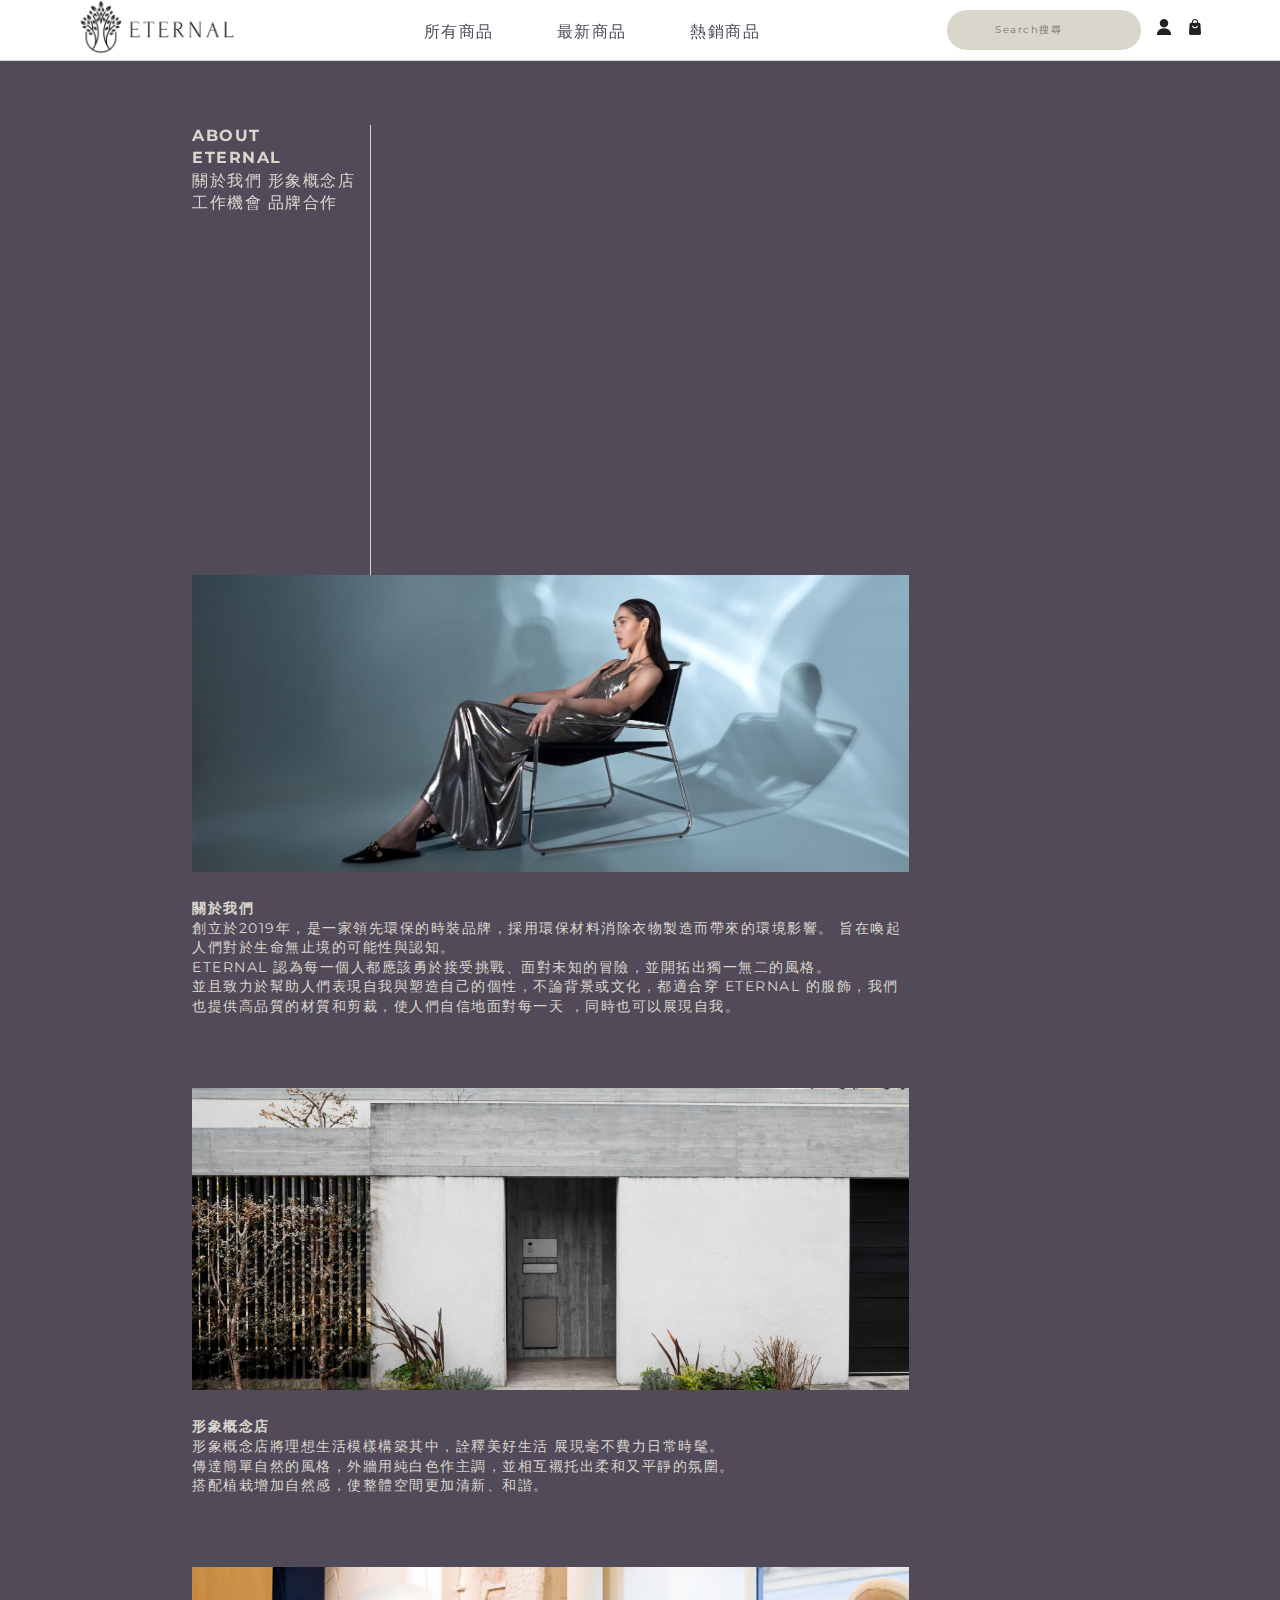
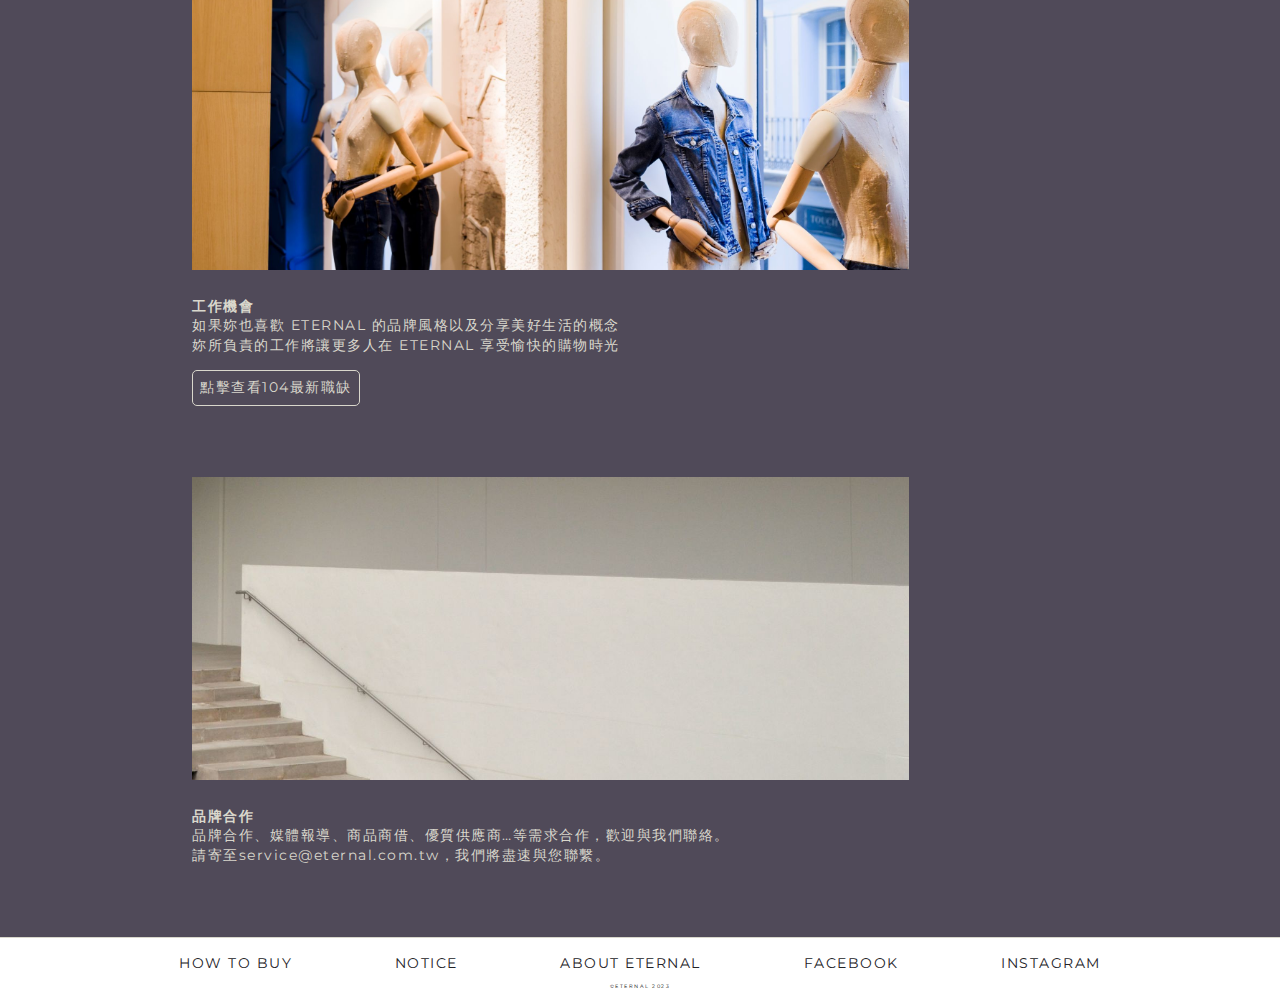
<file: about.html>
<!DOCTYPE html>
<html lang="en">
<head>
    <meta charset="UTF-8">
    <meta http-equiv="X-UA-Compatible" content="IE=edge">
    <meta name="viewport" content="width=device-width, initial-scale=1.0">
    <title>Eternal</title>
    <link rel="icon" href="logo_title.ico" type="image/x-icon" >
    <link rel="preconnect" href="https://fonts.googleapis.com">
    <link rel="preconnect" href="https://fonts.gstatic.com" crossorigin>
    <link href="https://fonts.googleapis.com/css2?family=Montserrat:ital,wght@0,100;0,200;0,300;0,400;0,500;0,600;0,700;0,800;0,900;1,100;1,200;1,300;1,400;1,500;1,600;1,700;1,800;1,900&display=swap" rel="stylesheet">
    <link rel="stylesheet" href="https://cdnjs.cloudflare.com/ajax/libs/font-awesome/6.4.0/css/all.min.css" integrity="sha512-iecdLmaskl7CVkqkXNQ/ZH/XLlvWZOJyj7Yy7tcenmpD1ypASozpmT/E0iPtmFIB46ZmdtAc9eNBvH0H/ZpiBw==" crossorigin="anonymous" referrerpolicy="no-referrer" />
    <link href="https://cdn.jsdelivr.net/npm/bootstrap@5.0.1/dist/css/bootstrap.min.css" rel="stylesheet" integrity="sha384-+0n0xVW2eSR5OomGNYDnhzAbDsOXxcvSN1TPprVMTNDbiYZCxYbOOl7+AMvyTG2x" crossorigin="anonymous">
    <link rel="stylesheet" href="about_style.css">
</head>
<body>
    <input type="checkbox" name="" id="menu_control">
    <header class="eternal_header">
        <h1 class="eternal_logo">
            <a href="index.html">
                <img src="logo.png" alt="eternal_logo">
            </a>
        </h1>
        <label for="menu_control" class="menu_btn">
            <span></span>
            <span></span>
            <span></span>
        </label>
        <nav id="rwd_menu">
            <div class="eternal_search">
                <span class="search_icon"><i class="fa-solid fa-magnifying-glass" style="color: #16161a;"></i></span>
                <input type="search" id="search" placeholder="Search搜尋">
            </div>
            <a href="shop_all.html">所有商品</a>
            <a href="shop_all.html">最新商品</a>
            <a href="shop_all.html">熱銷商品</a>
            <a href="login.html">會員登入</a>
            <a href="shopping_bag.html">購物車</a>
        </nav>
        <nav class="top_nav">
            <div class="main_menu">
                <div class="shop_all">
                    <h2 class="text_shop">
                        <a data-hover="ALL" href="shop_all.html">
                        所有商品
                        </a>
                    </h2>
                    <div class="Classification">
                        <h3 class="Classification_button">
                            <a href ="shop_all.html">上身類</a>
                        </h3>
                        <h3 class="Classification_button">
                            <a href="shop_all.html">下身類</a>
                        </h3>
                        <h3 class="Classification_button">
                            <a href="shop_all.html">連身類</a>
                        </h3>
                        <h3 class="Classification_button">
                            <a href="shop_all.html">配飾</a>
                        </h3>
                        <h3 class="Classification_button">
                            <a href="shop_all.html">風格支線</a>
                        </h3>
                        <h3 class="Classification_button">
                            <a href="shop_all.html">優惠活動</a>
                        </h3>
                    </div>
                </div>
                <div class="new_arrival">
                    <h2 class="text_new">
                        <a data-hover="NEW" href="shop_all.html">
                            最新商品
                        </a>
                    </h2>
                </div>
                <div class="restock">
                    <h2 class="text_restock">
                        <a data-hover="RESTOCK" href="shop_all.html">
                            熱銷商品
                        </a>
                    </h2>
                </div>
            </div> 
        </nav>
        <div class="header_box">
            <div class="eternal_search">
                <span class="search_icon"><i class="fa-solid fa-magnifying-glass" style="color: #16161a;"></i></span>
                <input type="search" id="search" placeholder="Search搜尋">
            </div>
            <div class="member">
                <a href="login.html"><img src="icon/user.png" alt="member"></a>
            </div>
            <div class="shopping_bag">
                <a href="shopping_bag.html"><img src="icon/shopping_bag.png" alt="shopping_bag"></a>
            </div>
        </div>
    </header>
    <section class="about_eternal_all">
        <div class="row">
            <div class="col-4">
              <div id="list-example" class="list-group">
                <div class="title">
                    <h2 >ABOUT</h2>
                    <h2 >ETERNAL</h2>
                </div>
                <a class="list-group-item-action" href="#about_pic01">關於我們</a>
                <a class="list-group-item-action" href="#about_pic02">形象概念店</a>
                <a class="list-group-item-action" href="#about_pic03">工作機會</a>
                <a class="list-group-item-action" href="#about_pic04">品牌合作</a>
              </div>
            </div>
            <div class="col-8">
              <div data-bs-spy="scroll" data-bs-target="#list-example" data-bs-smooth-scroll="true" class="scrollspy-example" tabindex="0">
                <div id="about_pic01">
                    <img src="images/about_eternal.jpg" alt="">
                </div>
                <h4 class="title_text">關於我們</h4>
                <p class="about_text about_text_indent">創立於2019年，是一家領先環保的時裝品牌，採用環保材料消除衣物製造而帶來的環境影響。
                    旨在喚起人們對於生命無止境的可能性與認知。<br>
                    
                    ETERNAL 認為每一個人都應該勇於接受挑戰、面對未知的冒險，並開拓出獨一無二的風格。<br>
                    並且致力於幫助人們表現自我與塑造自己的個性，不論背景或文化，都適合穿 ETERNAL 的服飾，我們也提供高品質的材質和剪裁，使人們自信地面對每一天 ，同時也可以展現自我。 
                </p>
                <div id="about_pic02">
                    <img src="images/about_eternal02.jpg" alt="">
                </div>
                <h4 class="title_text">形象概念店</h4>
                <p class="about_text about_text_indent">
                    形象概念店將理想生活模樣構築其中，詮釋美好生活 展現毫不費力日常時髦。<br>
                    傳達簡單自然的風格，外牆用純白色作主調，並相互襯托出柔和又平靜的氛圍。<br>
                    搭配植栽增加自然感，使整體空間更加清新、和諧。
                </p>
                <div id="about_pic03">
                    <img src="images/about_eternal03.jpg" alt="">
                </div>
                <h4 class="title_text">工作機會</h4>
                <p class="about_text">
                    如果妳也喜歡 ETERNAL 的品牌風格以及分享美好生活的概念<br>
                    妳所負責的工作將讓更多人在 ETERNAL 享受愉快的購物時光
                    <button class="work_btn">點擊查看104最新職缺</button>
                </p>
                <div id="about_pic04">
                    <img src="images/about_eternal04.jpg" alt="">
                </div>
                <h4 class="title_text">品牌合作</h4>
                <p class="about_text">
                    品牌合作、媒體報導、商品商借、優質供應商…等需求合作，歡迎與我們聯絡。<br>
                    請寄至service@eternal.com.tw，我們將盡速與您聯繫。
                </p>
              </div>
            </div>
          </div>
        <script src="https://cdn.jsdelivr.net/npm/bootstrap@5.0.2/dist/js/bootstrap.bundle.min.js" integrity="sha384-MrcW6ZMFYlzcLA8Nl+NtUVF0sA7MsXsP1UyJoMp4YLEuNSfAP+JcXn/tWtIaxVXM" crossorigin="anonymous"></script>
    </section>
    <footer class="eternal_footer">
        <nav class="button_nav">
            <ul class="information_menu">
                <li class="how_to_buy">
                    <a href="how_to_buy.html">
                        <span class="text_how_to_buy">HOW TO BUY</span>
                    </a>
                </li>
                <li class="notice">
                    <a href="#">
                        <span class="text_notice">NOTICE</span>
                    </a>
                </li>
                <li class="about_eternal">
                    <a href="about.html">
                        <span class="text_about_eternal">ABOUT ETERNAL</span>
                    </a>
                </li>
                <li class="facebook">
                    <a href="#">
                        <span class="text_facebook">FACEBOOK</span>
                    </a>
                </li>
                <li class="instagram">
                    <a href="#">
                        <span class="text_instagram">INSTAGRAM</span>
                    </a>
                </li>
            </ul>
        </nav>
        <div class="button_tag">
            <span class="copyright">©ETERNAL 2023</span>
        </div>
    </footer>
</body>
</file>
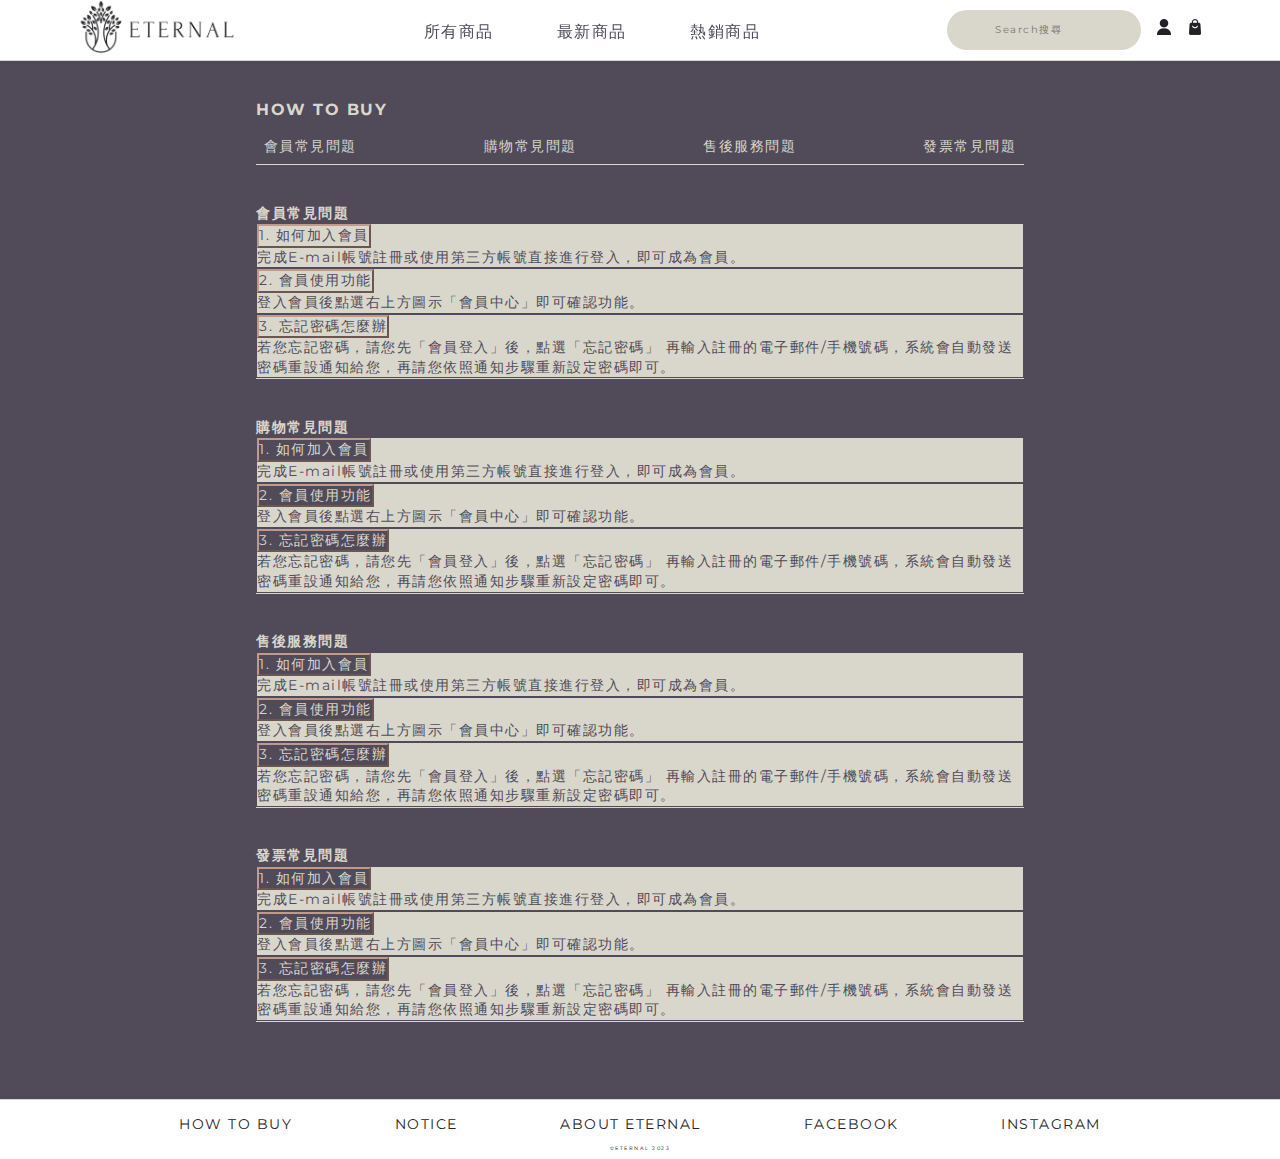
<file: how_to_buy.html>
<!DOCTYPE html>
<html lang="en">
<head>
    <meta charset="UTF-8">
    <meta http-equiv="X-UA-Compatible" content="IE=edge">
    <meta name="viewport" content="width=device-width, initial-scale=1.0">
    <title>Eternal</title>
    <link rel="icon" href="logo_title.ico" type="image/x-icon" >
    <link rel="preconnect" href="https://fonts.googleapis.com">
    <link rel="preconnect" href="https://fonts.gstatic.com" crossorigin>
    <link href="https://fonts.googleapis.com/css2?family=Montserrat:ital,wght@0,100;0,200;0,300;0,400;0,500;0,600;0,700;0,800;0,900;1,100;1,200;1,300;1,400;1,500;1,600;1,700;1,800;1,900&display=swap" rel="stylesheet">
    <link rel="stylesheet" href="https://cdnjs.cloudflare.com/ajax/libs/font-awesome/6.4.0/css/all.min.css" integrity="sha512-iecdLmaskl7CVkqkXNQ/ZH/XLlvWZOJyj7Yy7tcenmpD1ypASozpmT/E0iPtmFIB46ZmdtAc9eNBvH0H/ZpiBw==" crossorigin="anonymous" referrerpolicy="no-referrer" />
    <link href="https://cdn.jsdelivr.net/npm/bootstrap@5.3.0-alpha3/dist/css/bootstrap.min.css" rel="stylesheet" integrity="sha384-KK94CHFLLe+nY2dmCWGMq91rCGa5gtU4mk92HdvYe+M/SXH301p5ILy+dN9+nJOZ" crossorigin="anonymous">
    <link rel="stylesheet" href="how_to_buy_style.css">
</head>
<body>
    <input type="checkbox" name="" id="menu_control">
    <header class="eternal_header">
        <h1 class="eternal_logo">
            <a href="index.html">
                <img src="logo.png" alt="eternal_logo">
            </a>
        </h1>
        <label for="menu_control" class="menu_btn">
            <span></span>
            <span></span>
            <span></span>
        </label>
        <nav id="rwd_menu">
            <div class="eternal_search">
                <span class="search_icon"><i class="fa-solid fa-magnifying-glass" style="color: #16161a;"></i></span>
                <input type="search" id="search" placeholder="Search搜尋">
            </div>
            <a href="shop_all.html">所有商品</a>
            <a href="shop_all.html">最新商品</a>
            <a href="shop_all.html">熱銷商品</a>
            <a href="login.html">會員登入</a>
            <a href="shopping_bag.html">購物車</a>
        </nav>
        <nav class="top_nav">
            <div class="main_menu">
                <div class="shop_all">
                    <h2 class="text_shop">
                        <a data-hover="ALL" href="shop_all.html">
                        所有商品
                        </a>
                    </h2>
                    <div class="Classification">
                        <h3 class="Classification_button">
                            <a href ="shop_all.html">上身類</a>
                        </h3>
                        <h3 class="Classification_button">
                            <a href="shop_all.html">下身類</a>
                        </h3>
                        <h3 class="Classification_button">
                            <a href="shop_all.html">連身類</a>
                        </h3>
                        <h3 class="Classification_button">
                            <a href="shop_all.html">配飾</a>
                        </h3>
                        <h3 class="Classification_button">
                            <a href="shop_all.html">風格支線</a>
                        </h3>
                        <h3 class="Classification_button">
                            <a href="shop_all.html">優惠活動</a>
                        </h3>
                    </div>
                </div>
                <div class="new_arrival">
                    <h2 class="text_new">
                        <a data-hover="NEW" href="shop_all.html">
                            最新商品
                        </a>
                    </h2>
                </div>
                <div class="restock">
                    <h2 class="text_restock">
                        <a data-hover="RESTOCK" href="shop_all.html">
                            熱銷商品
                        </a>
                    </h2>
                </div>
            </div> 
        </nav>
        <div class="header_box">
            <div class="eternal_search">
                <span class="search_icon"><i class="fa-solid fa-magnifying-glass" style="color: #16161a;"></i></span>
                <input type="search" id="search" placeholder="Search搜尋">
            </div>
            <div class="member">
                <a href="login.html"><img src="icon/user.png" alt="member"></a>
            </div>
            <div class="shopping_bag">
                <a href="shopping_bag.html"><img src="icon/shopping_bag.png" alt="shopping_bag"></a>
            </div>
        </div>
    </header>
    <section class="about_buy" data-bs-spy="scroll" data-bs-target="#navbar-example">
        <h2 class="title_text">HOW TO BUY</h2>
            <ul class="nav nav-pills">
              <li class="nav-item">
                <a class="nav-link" href="#scrollspyHeading1">會員常見問題</a>
              </li>
              <li class="nav-item">
                <a class="nav-link" href="#scrollspyHeading2">購物常見問題</a>
              </li>
              <li class="nav-item">
                <a class="nav-link" href="#scrollspyHeading3">售後服務問題</a>
              </li>
              <li class="nav-item">
                <a class="nav-link" href="#scrollspyHeading4">發票常見問題</a>
              </li>
            </ul>
          <!-------------------------------------------------------11111111----------------------------------------------------------->
          <div data-bs-spy="scroll" data-bs-target="#navbar-example2" data-bs-root-margin="0px 0px -40%" data-bs-smooth-scroll="true" class="scrollspy-example bg-body-tertiary p-3 rounded-2" tabindex="0">
            <h4 id="scrollspyHeading2">會員常見問題</h4>
            <div class="accordion" id="accordionPanelsStayOpenExample">
                <div class="accordion-item">
                <h2 class="accordion-header">
                    <button class="accordion-button" type="button" data-bs-toggle="collapse" data-bs-target="#panelsStayOpen-collapseOne" aria-expanded="true" aria-controls="panelsStayOpen-collapseOne">
                    1. 如何加入會員
                    </button>
                </h2>
                <div id="panelsStayOpen-collapseOne" class="accordion-collapse collapse show">
                    <div class="accordion-body">
                    <p>完成E-mail帳號註冊或使用第三方帳號直接進行登入，即可成為會員。</p>
                    </div>
                </div>
                </div>
                <div class="accordion-item">
                <h2 class="accordion-header">
                    <button class="accordion-button" type="button" data-bs-toggle="collapse" data-bs-target="#panelsStayOpen-collapseTwo" aria-expanded="true" aria-controls="panelsStayOpen-collapseTwo">
                    2. 會員使用功能
                    </button>
                </h2>
                <div id="panelsStayOpen-collapseTwo" class="accordion-collapse collapse show">
                    <div class="accordion-body">
                    <p>登入會員後點選右上方圖示「會員中心」即可確認功能。</p>
                    </div>
                </div>
                </div>
                <div class="accordion-item">
                <h2 class="accordion-header">
                    <button class="accordion-button" type="button" data-bs-toggle="collapse" data-bs-target="#panelsStayOpen-collapseThree" aria-expanded="true" aria-controls="panelsStayOpen-collapseThree">
                    3. 忘記密碼怎麼辦
                    </button>
                </h2>
                <div id="panelsStayOpen-collapseThree" class="accordion-collapse collapse show">
                    <div class="accordion-body">
                    <p>若您忘記密碼，請您先「會員登入」後，點選「忘記密碼」 再輸入註冊的電子郵件/手機號碼，系統會自動發送密碼重設通知給您，再請您依照通知步驟重新設定密碼即可。</p>
                    </div>
                </div>
                </div>
            </div>
        </div>
          <!-------------------------------------------------------2222222----------------------------------------------------------->
        <div data-bs-spy="scroll" data-bs-target="#navbar-example2" data-bs-root-margin="0px 0px -40%" data-bs-smooth-scroll="true" class="scrollspy-example bg-body-tertiary p-3 rounded-2" tabindex="0">
            <h4 id="scrollspyHeading2">購物常見問題</h4>
            <div class="accordion" id="accordionPanelsStayOpenExample">
                <div class="accordion-item">
                <h2 class="accordion-header">
                    <button class="accordion-button collapsed" type="button" data-bs-toggle="collapse" data-bs-target="#panelsStayOpen-collapseOne_1" aria-expanded="false" aria-controls="panelsStayOpen-collapseOne">
                    1. 如何加入會員
                    </button>
                </h2>
                <div id="panelsStayOpen-collapseOne_1" class="accordion-collapse collapse">
                    <div class="accordion-body">
                    <p>完成E-mail帳號註冊或使用第三方帳號直接進行登入，即可成為會員。</p>
                    </div>
                </div>
                </div>
                <div class="accordion-item">
                <h2 class="accordion-header">
                    <button class="accordion-button collapsed" type="button" data-bs-toggle="collapse" data-bs-target="#panelsStayOpen-collapseTwo_01" aria-expanded="false" aria-controls="panelsStayOpen-collapseTwo">
                    2. 會員使用功能
                    </button>
                </h2>
                <div id="panelsStayOpen-collapseTwo_01" class="accordion-collapse collapse">
                    <div class="accordion-body">
                    <p>登入會員後點選右上方圖示「會員中心」即可確認功能。</p>
                    </div>
                </div>
                </div>
                <div class="accordion-item">
                <h2 class="accordion-header">
                    <button class="accordion-button collapsed" type="button" data-bs-toggle="collapse" data-bs-target="#panelsStayOpen-collapseThree_01" aria-expanded="false" aria-controls="panelsStayOpen-collapseThree">
                    3. 忘記密碼怎麼辦
                    </button>
                </h2>
                <div id="panelsStayOpen-collapseThree_01" class="accordion-collapse collapse">
                    <div class="accordion-body">
                    <p>若您忘記密碼，請您先「會員登入」後，點選「忘記密碼」 再輸入註冊的電子郵件/手機號碼，系統會自動發送密碼重設通知給您，再請您依照通知步驟重新設定密碼即可。</p>
                    </div>
                </div>
                </div>
            </div>
        </div>
          <!-------------------------------------------------------3333333333----------------------------------------------------------->
        <div data-bs-spy="scroll" data-bs-target="#navbar-example2" data-bs-root-margin="0px 0px -40%" data-bs-smooth-scroll="true" class="scrollspy-example bg-body-tertiary p-3 rounded-2" tabindex="0">
            <h4 id="scrollspyHeading3">售後服務問題</h4>
            <div class="accordion" id="accordionPanelsStayOpenExample">
                <div class="accordion-item">
                <h2 class="accordion-header">
                    <button class="accordion-button collapsed" type="button" data-bs-toggle="collapse" data-bs-target="#panelsStayOpen-collapseOne_02" aria-expanded="false" aria-controls="panelsStayOpen-collapseOne">
                    1. 如何加入會員
                    </button>
                </h2>
                <div id="panelsStayOpen-collapseOne_02" class="accordion-collapse collapse">
                    <div class="accordion-body">
                    <p>完成E-mail帳號註冊或使用第三方帳號直接進行登入，即可成為會員。</p>
                    </div>
                </div>
                </div>
                <div class="accordion-item">
                <h2 class="accordion-header">
                    <button class="accordion-button collapsed" type="button" data-bs-toggle="collapse" data-bs-target="#panelsStayOpen-collapseTwo_02" aria-expanded="false" aria-controls="panelsStayOpen-collapseTwo">
                    2. 會員使用功能
                    </button>
                </h2>
                <div id="panelsStayOpen-collapseTwo_02" class="accordion-collapse collapse">
                    <div class="accordion-body">
                    <p>登入會員後點選右上方圖示「會員中心」即可確認功能。</p>
                    </div>
                </div>
                </div>
                <div class="accordion-item">
                <h2 class="accordion-header">
                    <button class="accordion-button collapsed" type="button" data-bs-toggle="collapse" data-bs-target="#panelsStayOpen-collapseThree_02" aria-expanded="false" aria-controls="panelsStayOpen-collapseThree">
                    3. 忘記密碼怎麼辦
                    </button>
                </h2>
                <div id="panelsStayOpen-collapseThree_02" class="accordion-collapse collapse">
                    <div class="accordion-body">
                    <p>若您忘記密碼，請您先「會員登入」後，點選「忘記密碼」 再輸入註冊的電子郵件/手機號碼，系統會自動發送密碼重設通知給您，再請您依照通知步驟重新設定密碼即可。</p>
                    </div>
                </div>
                </div>
            </div>
        </div>
          <!-------------------------------------------------------444444444----------------------------------------------------------->
        <div data-bs-spy="scroll" data-bs-target="#navbar-example2" data-bs-root-margin="0px 0px -40%" data-bs-smooth-scroll="true" class="scrollspy-example bg-body-tertiary p-3 rounded-2" tabindex="0">
            <h4 id="scrollspyHeading4">發票常見問題</h4>
            <div class="accordion" id="accordionPanelsStayOpenExample">
                <div class="accordion-item">
                <h2 class="accordion-header">
                    <button class="accordion-button collapsed" type="button" data-bs-toggle="collapse" data-bs-target="#panelsStayOpen-collapseOne_03" aria-expanded="false" aria-controls="panelsStayOpen-collapseOne">
                    1. 如何加入會員
                    </button>
                </h2>
                <div id="panelsStayOpen-collapseOne_03" class="accordion-collapse collapse">
                    <div class="accordion-body">
                    <p>完成E-mail帳號註冊或使用第三方帳號直接進行登入，即可成為會員。</p>
                    </div>
                </div>
                </div>
                <div class="accordion-item">
                <h2 class="accordion-header">
                    <button class="accordion-button collapsed" type="button" data-bs-toggle="collapse" data-bs-target="#panelsStayOpen-collapseTwo_03" aria-expanded="false" aria-controls="panelsStayOpen-collapseTwo">
                    2. 會員使用功能
                    </button>
                </h2>
                <div id="panelsStayOpen-collapseTwo_03" class="accordion-collapse collapse">
                    <div class="accordion-body">
                    <p>登入會員後點選右上方圖示「會員中心」即可確認功能。</p>
                    </div>
                </div>
                </div>
                <div class="accordion-item">
                <h2 class="accordion-header">
                    <button class="accordion-button collapsed" type="button" data-bs-toggle="collapse" data-bs-target="#panelsStayOpen-collapseThree_03" aria-expanded="false" aria-controls="panelsStayOpen-collapseThree">
                    3. 忘記密碼怎麼辦
                    </button>
                </h2>
                <div id="panelsStayOpen-collapseThree_03" class="accordion-collapse collapse">
                    <div class="accordion-body">
                    <p>若您忘記密碼，請您先「會員登入」後，點選「忘記密碼」 再輸入註冊的電子郵件/手機號碼，系統會自動發送密碼重設通知給您，再請您依照通知步驟重新設定密碼即可。</p>
                    </div>
                </div>
                </div>
            </div>
        </div>
        <script src="https://cdn.jsdelivr.net/npm/bootstrap@5.0.2/dist/js/bootstrap.bundle.min.js" integrity="sha384-MrcW6ZMFYlzcLA8Nl+NtUVF0sA7MsXsP1UyJoMp4YLEuNSfAP+JcXn/tWtIaxVXM" crossorigin="anonymous"></script>
    </section>
    <footer class="eternal_footer">
        <nav class="button_nav">
            <ul class="information_menu">
                <li class="how_to_buy">
                    <a href="how_to_buy.html">
                        <span class="text_how_to_buy">HOW TO BUY</span>
                    </a>
                </li>
                <li class="notice">
                    <a href="#">
                        <span class="text_notice">NOTICE</span>
                    </a>
                </li>
                <li class="about_eternal">
                    <a href="about.html">
                        <span class="text_about_eternal">ABOUT ETERNAL</span>
                    </a>
                </li>
                <li class="facebook">
                    <a href="#">
                        <span class="text_facebook">FACEBOOK</span>
                    </a>
                </li>
                <li class="instagram">
                    <a href="#">
                        <span class="text_instagram">INSTAGRAM</span>
                    </a>
                </li>
            </ul>
        </nav>
        <div class="button_tag">
            <span class="copyright">©ETERNAL 2023</span>
        </div>
    </footer>
</body>
</file>
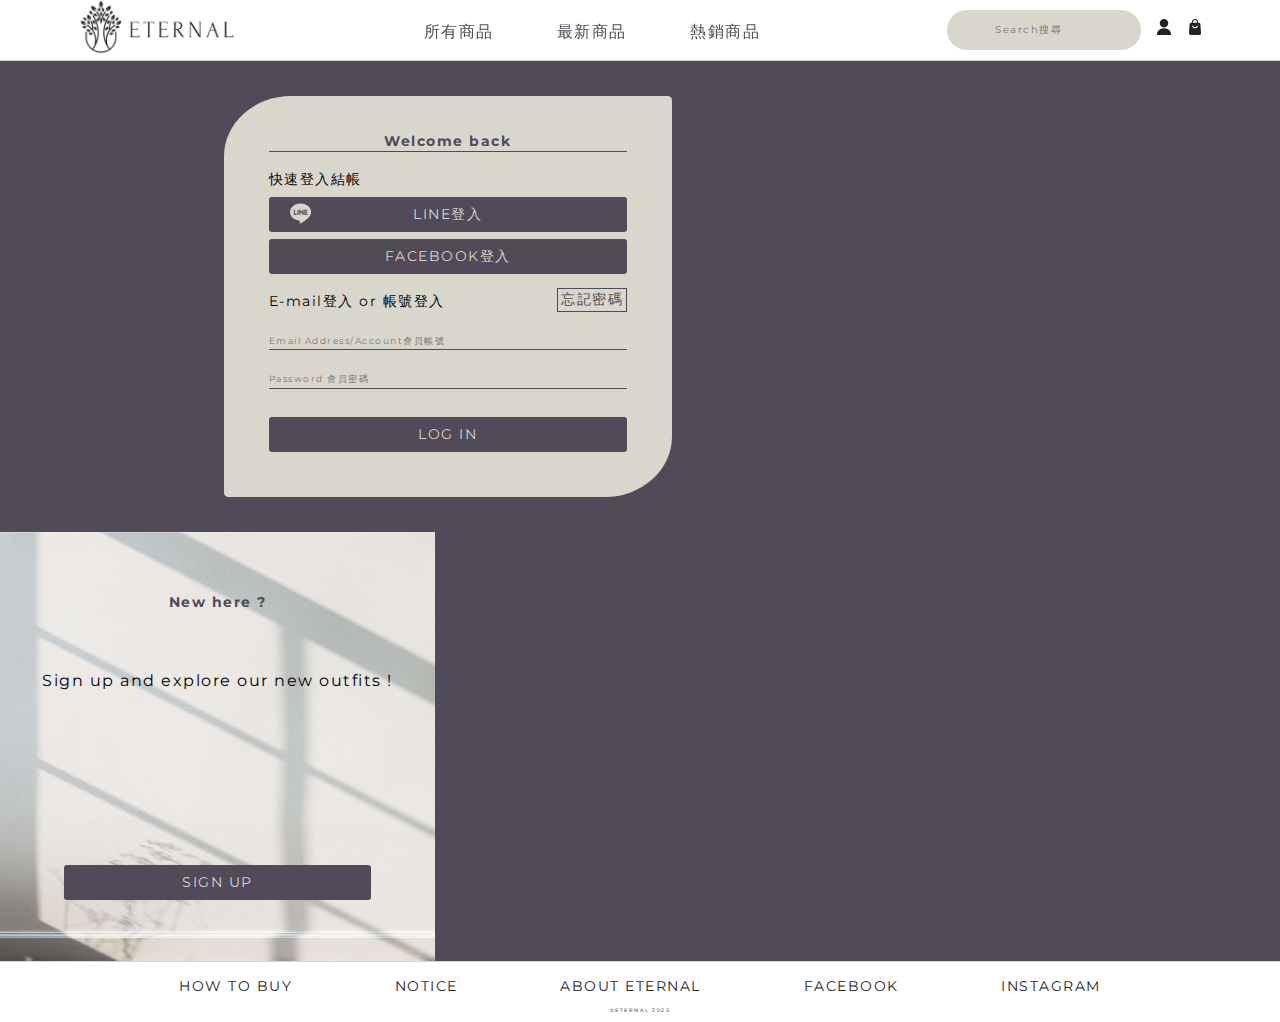
<file: login.html>
<!DOCTYPE html>
<html lang="en">
<head>
    <meta charset="UTF-8">
    <meta http-equiv="X-UA-Compatible" content="IE=edge">
    <meta name="viewport" content="width=device-width, initial-scale=1.0">
    <title>Eternal</title>
    <link rel="icon" href="logo_title.ico" type="image/x-icon" >
    <link rel="preconnect" href="https://fonts.googleapis.com">
    <link rel="preconnect" href="https://fonts.gstatic.com" crossorigin>
    <link href="https://fonts.googleapis.com/css2?family=Montserrat:ital,wght@0,100;0,200;0,300;0,400;0,500;0,600;0,700;0,800;0,900;1,100;1,200;1,300;1,400;1,500;1,600;1,700;1,800;1,900&display=swap" rel="stylesheet">
    <link rel="stylesheet" href="https://cdnjs.cloudflare.com/ajax/libs/font-awesome/6.4.0/css/all.min.css" integrity="sha512-iecdLmaskl7CVkqkXNQ/ZH/XLlvWZOJyj7Yy7tcenmpD1ypASozpmT/E0iPtmFIB46ZmdtAc9eNBvH0H/ZpiBw==" crossorigin="anonymous" referrerpolicy="no-referrer" />
    <link href="https://cdn.jsdelivr.net/npm/bootstrap@5.0.1/dist/css/bootstrap.min.css" rel="stylesheet" integrity="sha384-+0n0xVW2eSR5OomGNYDnhzAbDsOXxcvSN1TPprVMTNDbiYZCxYbOOl7+AMvyTG2x" crossorigin="anonymous">
    <link rel="stylesheet" href="login_style.css">
</head>
<body>
    <input type="checkbox" name="" id="menu_control">
    <header class="eternal_header">
        <h1 class="eternal_logo">
            <a href="index.html">
                <img src="logo.png" alt="eternal_logo">
            </a>
        </h1>
        <label for="menu_control" class="menu_btn">
            <span></span>
            <span></span>
            <span></span>
        </label>
        <nav id="rwd_menu">
            <div class="eternal_search">
                <span class="search_icon"><i class="fa-solid fa-magnifying-glass" style="color: #16161a;"></i></span>
                <input type="search" id="search" placeholder="Search搜尋">
            </div>
            <a href="shop_all.html">所有商品</a>
            <a href="shop_all.html">最新商品</a>
            <a href="shop_all.html">熱銷商品</a>
            <a href="login.html">會員登入</a>
            <a href="shopping_bag.html">購物車</a>
        </nav>
        <nav class="top_nav">
            <div class="main_menu">
                <div class="shop_all">
                    <h2 class="text_shop">
                        <a data-hover="ALL" href="shop_all.html">
                        所有商品
                        </a>
                    </h2>
                    <div class="Classification">
                        <h3 class="Classification_button">
                            <a href ="shop_all.html">上身類</a>
                        </h3>
                        <h3 class="Classification_button">
                            <a href="shop_all.html">下身類</a>
                        </h3>
                        <h3 class="Classification_button">
                            <a href="shop_all.html">連身類</a>
                        </h3>
                        <h3 class="Classification_button">
                            <a href="shop_all.html">配飾</a>
                        </h3>
                        <h3 class="Classification_button">
                            <a href="shop_all.html">風格支線</a>
                        </h3>
                        <h3 class="Classification_button">
                            <a href="shop_all.html">優惠活動</a>
                        </h3>
                    </div>
                </div>
                <div class="new_arrival">
                    <h2 class="text_new">
                        <a data-hover="NEW" href="shop_all.html">
                            最新商品
                        </a>
                    </h2>
                </div>
                <div class="restock">
                    <h2 class="text_restock">
                        <a data-hover="RESTOCK" href="shop_all.html">
                            熱銷商品
                        </a>
                    </h2>
                </div>
            </div> 
        </nav>
        <div class="header_box">
            <div class="eternal_search">
                <span class="search_icon"><i class="fa-solid fa-magnifying-glass" style="color: #16161a;"></i></span>
                <input type="search" id="search" placeholder="Search搜尋">
            </div>
            <div class="member">
                <a href="login.html"><img src="icon/user.png" alt="member"></a>
            </div>
            <div class="shopping_bag">
                <a href="shopping_bag.html"><img src="icon/shopping_bag.png" alt="shopping_bag"></a>
            </div>
        </div>
    </header>
    <section class="login">
        <div class="login_page">
            <div class="login_menu">
                <div class="login_title">
                    <h3 class="login_welcome">Welcome back</h3>
                </div>
                <span class="login_method">快速登入結帳</span>
                <div class="quick_login_btn">
                    <span class="line_icon"><img src="icon/line_icon.png" alt=""></span>
                    <input type="button" class="quick_login" value="LINE登入">
                </div>
                <div class="quick_login_btn">
                    <span class="quick_login_icon"><i class="fa-brands fa-facebook-f fa-xl" style="color: #d9d7cc;"></i></span>
                    <input type="button" class="quick_login" value="FACEBOOK登入">
                </div>
                <div class="login_and_forgot">
                    <span class="login_method">E-mail登入 or 帳號登入</span>
                    <a href="#">
                        <button class="forgot_password">忘記密碼</button>
                    </a>
                </div>
                <div class="login_box">
                    <input type="text" class="account_number" placeholder="Email Address/Account會員帳號">
                    <input type="password" class="password" placeholder="Password 會員密碼">
                    <input type="submit" class="login_btn" value="LOG IN">
                </div>
            </div>
        </div>
        <div class="log_up_page">
            <div class="log_up_box">
                <h3 class="logup_title">New here ?</h3>
                <p class="logup_text">Sign up and explore our new outfits !</p>
                <a href="#">
                    <button class="logup_btn">SIGN UP</button>
                </a>
            </div>
        </div>
    </section>
    <footer class="eternal_footer">
        <nav class="button_nav">
            <ul class="information_menu">
                <li class="how_to_buy">
                    <a href="how_to_buy.html">
                        <span class="text_how_to_buy">HOW TO BUY</span>
                    </a>
                </li>
                <li class="notice">
                    <a href="#">
                        <span class="text_notice">NOTICE</span>
                    </a>
                </li>
                <li class="about_eternal">
                    <a href="about.html">
                        <span class="text_about_eternal">ABOUT ETERNAL</span>
                    </a>
                </li>
                <li class="facebook">
                    <a href="#">
                        <span class="text_facebook">FACEBOOK</span>
                    </a>
                </li>
                <li class="instagram">
                    <a href="#">
                        <span class="text_instagram">INSTAGRAM</span>
                    </a>
                </li>
            </ul>
        </nav>
        <div class="button_tag">
            <span class="copyright">©ETERNAL 2023</span>
        </div>
    </footer>
</body>
</file>
<file: about_style.css>
*{
    margin: 0%;
    padding: 0%;
    font-family: 'Montserrat', sans-serif;
    font-size: 14px;
    letter-spacing: 1.5px;
    line-height: 1.4em;
}
body{
  background-color: #504A59;
}
/************************************************** header */
#menu_control {
  display: none;
}
.eternal_header {
  width: 100%;
  display: flex;
  justify-content: space-around;
  background-color: #ffffff;
  border-bottom: 1px solid #D9D7CC;
  position: sticky;
  top: 0px;
  z-index: 2;
}
.eternal_logo {
  width: 12.5%;
}
.eternal_logo img {
  width: 100%;

}
.top_nav {
  width: 31.25%;
  display: flex;
}
.main_menu {
  width: 100%;
  display: flex;
  align-items: flex-end;
  justify-content: space-around;
}
.shop_all,
.new_arrival,
.restock {
position: relative;
padding-bottom: 4%;
display: block;
flex-shrink: 0;
}
.text_shop a,
.text_new a,
.text_restock a{
  font-size: 1.25vw;
  color: #504A59;
  text-decoration: none;
  position: relative;
  display: inline-block;  
  transition: transform 0.3s;
  transform-origin: 50% 0;
  transform-style: preserve-3d;
}
.shop_all a:before,
.new_arrival a:before,
.restock a:before{
  position: absolute;
  top: 100%;
  left: 0;
  width: 100%;
  height: 100%;
  content: attr(data-hover);
  transition: color 0.3s;
  transform: rotateX(-90deg);
  transform-origin: 50% 0;
  text-align: center;
}
.shop_all:hover a,
.shop_all:focus a,
.new_arrival:hover a,
.new_arrival:focus a,
.restock:hover a,
.restock:focus a{
  transform: rotateX(90deg) translateY(-22px);
}
.shop_all:hover .Classification{
display: block;
}
.Classification{
width: 100%;
display: none;
position: absolute;
top: 100%;
background-color: #ffffff;
}
.Classification_button{
padding-bottom: 5%;
padding-left: 20%;
margin: auto;
background-color: #D9D7CC;
}
.Classification_button:hover{
background-color: #BF9B8E;
}

.Classification_button a{
font-weight: 400;
color: #504A59;
text-decoration: none;
}
.Classification_button a:hover{
text-decoration: none;
}
.text_shop,
.text_new,
.text_restock {
  color: #504A59;
  font-size: 1.25vw;
  font-weight: 400;
  padding: 0 15px 0 15px;
}
.header_box {
  display: flex;
  align-items: center;
  width: 20%;
}
.eternal_search {
  width: 100%;
  vertical-align: middle;
  white-space: nowrap;
  position: relative;
}
.eternal_search input#search {
  width: 100%;
  height: 40px;
  display: inline-block;
  background: #D9D7CC;
  border: none;
  font-size: 0.78125vw;
  color: #504A59;
  padding-left: 25%;
  padding-right: 8%;
  border-radius: 20px;
}
.eternal_search .search_icon {
  position: absolute;
  margin-left: 10%;
  margin-top: 3%;
  z-index: 1;
  font-size: 1.25vw;
  color: #504A59;
}
.eternal_search input#search:hover,
.eternal_search input#search:focus,
.eternal_search input#search:active{
  outline:none;
  background: #D9D7CC;
}
.member,
.shopping_bag {
  width: 8%;
  margin-left: 6%;
}
.member img,
.shopping_bag img {
  width: 100%;
}
.menu_btn {
  display: none;
}
#rwd_menu{
  display: none;
}
@media screen and (max-width:1200px){
  .eternal_search input#search{
    height: 35px;
  }
  .eternal_search .search_icon {
    font-size: 9px;
    margin-top: 6%;
  }
}

@media screen and (max-width:1024px){
  .eternal_search input#search{
    height: 30px;
  }
  .eternal_search .search_icon {
    font-size: 9px;
    margin-top: 5%;
  }
}

@media screen and (max-width:768px){
  .eternal_search input#search{
    height: 25px;
  }
  .eternal_search .search_icon {
    font-size: 9px;
    margin-top: 4%;
  }
  .member,
  .shopping_bag {
    width: 10%;
    margin-left: 8%;
  }
}

@media screen and (max-width:500px){
  .main_menu,
  .header_box {
    display: none;
  }
  .eternal_header {
    width: 100%;
    height: 60px;
    background-color: #ffffff;
    border-bottom: 1px solid #D9D7CC;
    position: relative;
    position: sticky;
    top: 0;
  }
  .eternal_logo {
    width: 30%;
    margin-top: 1%;
    display: flex;
    align-items: center;
  }
  .eternal_search {
    width: 100%;
    vertical-align: middle;
    white-space: nowrap;
    position: relative;
  }
  .eternal_search input#search {
    width: 90%;
    height: 40px;
    display: inline-block;
    background: #D9D7CC;
    border: 1px solid #504A59;
    font-size: 16px;
    color: #504A59;
    padding-left: 12%;
    padding-right: 8%;
    border-radius: 20px;
    margin-left: 5%;
    margin-bottom: 3%;
  }
  .eternal_search .search_icon {
    position: absolute;
    margin-left: 12%;
    margin-top: 2.8%;
    z-index: 1;
    font-size: 2.5svw;
    color: #504A59;
  }  
  .menu_btn {
    width: 38px;
    height: 38px;
    display: block;
    border-radius: 5px;
    position: absolute;
    top: 12px;
    right: 25px;
  }
  .menu_btn span {
    width: 70%;
    height: 1.5px;
    background-color: #504A59;
    overflow: hidden;
    position: absolute;
    margin: auto;
    left: 0;
    right: 0;
    rotate: 0deg;
  }
  #menu_control:checked ~ .eternal_header #rwd_menu {
    left: 0%;
  }
  .menu_btn span:nth-child(1){
      top: 9px;
      transition: top .5s .5s, rotate .5s;
  }
  .menu_btn span:nth-child(2){
      top: 18px;
  }
  .menu_btn span:nth-child(3){
      top: 28px;
      transition: top .5s .5s, rotate .5s;
  }
  #menu_control:checked + .eternal_header .menu_btn span:nth-child(1){
      top: 18px;
      rotate: 45deg;
      transition: top .5s, rotate .5s .5s;
  }
  #menu_control:checked + .eternal_header .menu_btn span:nth-child(2){
      display: none;
  }
  #menu_control:checked + .eternal_header .menu_btn span:nth-child(3){
      top: 18px;
      rotate: -45deg;
      transition: top .5s, rotate .5s .5s;
  }
  #menu_control {
    z-index: -2;
    opacity: 0;
  }  
  #rwd_menu{
    display: block;
    width: 100%;
    height: calc(100vh - 60px);
    background-color: #D9D7CC;
    padding-top: 20px;
    position: absolute;
    top: 60px;
    left: -100%;
    transition: .5s;
  }
  #rwd_menu a{
    display: block;
    text-decoration: none;
    color: #504A59;
    padding: 10px 35px;
    border-bottom: 1px solid #504A59;
  }
  .carousel-indicators .active{
    opacity: 0;
  }
  .carousel-indicators [data-bs-target]{
    opacity: 0;
  }
}
  /********************************************** footer */
  .eternal_footer{
    width: 100%;
    display: flex;
    flex-direction: column;
    justify-content: center;
    align-items: center;
    border-top: 1px solid #D9D7CC;
    background-color: #ffffff;
  }
  .button_nav{
    width: 80%;
    flex-shrink: 0;
  }
  .information_menu{
    margin: 1.5% 0 1% 0;
    display: flex;
    justify-content: space-around;
  }
  ul>li{
    list-style-type: none;
  }
  li a{
      text-decoration: none;
      color: #222226;
  }
  li a:hover {
      color: #222226;
      text-decoration: underline;
  }
  .button_tag{
    width: 80%;
    display: flex;
    justify-content: center;
    margin-bottom: .6%;
  }
  .copyright{
    font-size: 0.390625vw;
  }
  @media screen and (max-width:768px){
    ul>li {
      font-size: 12px;
    }
    .copyright{
      font-size: 9px;
      margin-bottom: 1%;
    }
  }
  @media screen and (max-width:500px){
    .information_menu {
      display: block;
      text-align: center;
    }
    ul>li {
      margin-top: 2%;
    }
    .copyright{
      margin-top: 2%;
      margin-left: 6%;
    }
  }
  /* ****************************************about_eternal */
  .about_eternal_all{
    width: 70%;
    margin: auto;
    padding-top: 5%;
  }
  .title h2{
    font-size: 16px;
    color: #D9D7CC;
  }
  .col-4{
    width: 20%;
  }
  .col-8{
    width: 80%;
  }
  .list-group-item-action{
    font-size: 16px;
    margin-top: 30%;
    background-color: #504A59;
    color: #D9D7CC;
    border: none;
    border-radius: none;
    text-decoration: none;
  }
  .list-group-item-action:hover{
    background-color: #504A59;
    color: #D9D7CC;
    text-decoration: underline;
  }
  #about_pic01
  #about_pic02,
  #about_pic03,
  #about_pic04{
    width: 100%;
  }
  #about_pic01 img,
  #about_pic02 img,
  #about_pic03 img,
  #about_pic04 img{
   width: 100%;
  }
  .scrollspy-example h4{
    margin-top: 3%;
  }
  #list-example{
    border-right: 1px solid #D9D7CC;
    height: 450px;
    position: sticky;
    top: 0;
  }
  .title_text{
    font-size: 14px;
    color: #D9D7CC;
  }
  .about_text{
    color: #D9D7CC;
    font-size: 14px;
    padding-bottom: 10%;
  }
  .work_btn{
    background-color: #504A59;
    color: #D9D7CC;
    padding: 1%;
    border: 1px solid #D9D7CC;
    display: block;
    margin-top: 2%;
    border-radius: 5px;
  }
  .work_btn:hover{
    background-color: #D9D7CC;
    color: #504A59;
  }
  @media screen and (max-width:1024px){
    .about_eternal_all {
      width: 85%;
    }
  }
  @media screen and (max-width:768px){
    .about_eternal_all {
      width: 90%;
      margin-top: 3%;
      margin-left:3%;
    }
    .title h2 {
      font-size: 14px;
    }
    .list-group-item-action {
      font-size: 14px;
    }
  }
  @media screen and (max-width:500px){
    .about_eternal_all {
      width: 90%;
      margin-top: 3%;
      margin-left:3%;
    }
    .col-4{
      width: 25%;
    }
    .col-8{
      width: 75%;
    }
    .title h2 {
      font-size: 12px;
      font-weight: 500;
    }
    .list-group-item-action {
      font-size: 12px;
      font-weight: 500;
    }
    .title_text {
      font-size: 12px;
      font-weight: 400;
      font-weight: 500;
    }
    .about_text {
      font-size: 12px;
      line-height: normal;
    }
    .about_text_indent {
      text-indent: 2em;
    }
    .about_text br {
      display: none;
    }
  }
  @media screen and (max-width:390px){
    .about_eternal_all {
      margin: auto;
    }
    .col-4 {
      width: 27%;
    }
    .col-8 {
      width: 73%;
      padding: 1%;
    }
  }
</file>
<file: how_to_buy_style.css>
*{
    margin: 0%;
    padding: 0%;
    font-family: 'Montserrat', sans-serif;
    font-size: 14px;
    letter-spacing: 1.5px;
    line-height: 1.4em;
}
body{
  background-color: #504A59;
}
/************************************************** header */
#menu_control {
  display: none;
}
.eternal_header {
  width: 100%;
  display: flex;
  justify-content: space-around;
  background-color: #ffffff;
  border-bottom: 1px solid #D9D7CC;
  position: sticky;
  top: 0px;
  z-index: 2;
}
.eternal_logo {
  width: 12.5%;
}
.eternal_logo img {
  width: 100%;

}
.top_nav {
  width: 31.25%;
  display: flex;
}
.main_menu {
  width: 100%;
  display: flex;
  align-items: flex-end;
  justify-content: space-around;
}
.shop_all,
.new_arrival,
.restock {
position: relative;
padding-bottom: 4%;
display: block;
flex-shrink: 0;
}
.text_shop a,
.text_new a,
.text_restock a{
  font-size: 1.25vw;
  color: #504A59;
  text-decoration: none;
  position: relative;
  display: inline-block;  
  transition: transform 0.3s;
  transform-origin: 50% 0;
  transform-style: preserve-3d;
}
.shop_all a:before,
.new_arrival a:before,
.restock a:before{
  position: absolute;
  top: 100%;
  left: 0;
  width: 100%;
  height: 100%;
  content: attr(data-hover);
  transition: color 0.3s;
  transform: rotateX(-90deg);
  transform-origin: 50% 0;
  text-align: center;
}
.shop_all:hover a,
.shop_all:focus a,
.new_arrival:hover a,
.new_arrival:focus a,
.restock:hover a,
.restock:focus a{
  transform: rotateX(90deg) translateY(-22px);
}
.shop_all:hover .Classification{
display: block;
}
.Classification{
width: 100%;
display: none;
position: absolute;
top: 100%;
background-color: #ffffff;
}
.Classification_button{
padding-bottom: 5%;
padding-left: 20%;
margin: auto;
background-color: #D9D7CC;
}
.Classification_button:hover{
background-color: #BF9B8E;
}

.Classification_button a{
font-weight: 400;
color: #504A59;
text-decoration: none;
}
.Classification_button a:hover{
text-decoration: none;
}
.text_shop,
.text_new,
.text_restock {
  color: #504A59;
  font-size: 1.25vw;
  font-weight: 400;
  padding: 0 15px 0 15px;
}
.header_box {
  display: flex;
  align-items: center;
  width: 20%;
}
.eternal_search {
  width: 100%;
  vertical-align: middle;
  white-space: nowrap;
  position: relative;
}
.eternal_search input#search {
  width: 100%;
  height: 40px;
  display: inline-block;
  background: #D9D7CC;
  border: none;
  font-size: 0.78125vw;
  color: #504A59;
  padding-left: 25%;
  padding-right: 8%;
  border-radius: 20px;
}
.eternal_search .search_icon {
  position: absolute;
  margin-left: 10%;
  margin-top: 3%;
  z-index: 1;
  font-size: 1.25vw;
  color: #504A59;
}
.eternal_search input#search:hover,
.eternal_search input#search:focus,
.eternal_search input#search:active{
  outline:none;
  background: #D9D7CC;
}
.member,
.shopping_bag {
  width: 8%;
  margin-left: 6%;
}
.member img,
.shopping_bag img {
  width: 100%;
}
.menu_btn {
  display: none;
}
#rwd_menu{
  display: none;
}
@media screen and (max-width:1200px){
  .eternal_search input#search{
    height: 35px;
  }
  .eternal_search .search_icon {
    font-size: 9px;
    margin-top: 6%;
  }
}

@media screen and (max-width:1024px){
  .eternal_search input#search{
    height: 30px;
  }
  .eternal_search .search_icon {
    font-size: 9px;
    margin-top: 5%;
  }
}

@media screen and (max-width:768px){
  .eternal_search input#search{
    height: 25px;
  }
  .eternal_search .search_icon {
    font-size: 9px;
    margin-top: 4%;
  }
  .member,
  .shopping_bag {
    width: 10%;
    margin-left: 8%;
  }
}

@media screen and (max-width:500px){
  .main_menu,
  .header_box {
    display: none;
  }
  .eternal_header {
    width: 100%;
    height: 60px;
    background-color: #ffffff;
    border-bottom: 1px solid #D9D7CC;
    position: relative;
    position: sticky;
    top: 0;
  }
  .eternal_logo {
    width: 30%;
    margin-top: 1%;
    display: flex;
    align-items: center;
  }
  .eternal_search {
    width: 100%;
    vertical-align: middle;
    white-space: nowrap;
    position: relative;
  }
  .eternal_search input#search {
    width: 90%;
    height: 40px;
    display: inline-block;
    background: #D9D7CC;
    border: 1px solid #504A59;
    font-size: 16px;
    color: #504A59;
    padding-left: 12%;
    padding-right: 8%;
    border-radius: 20px;
    margin-left: 5%;
    margin-bottom: 3%;
  }
  .eternal_search .search_icon {
    position: absolute;
    margin-left: 12%;
    margin-top: 2.8%;
    z-index: 1;
    font-size: 2.5svw;
    color: #504A59;
  }  
  .menu_btn {
    width: 38px;
    height: 38px;
    display: block;
    border-radius: 5px;
    position: absolute;
    top: 12px;
    right: 25px;
  }
  .menu_btn span {
    width: 70%;
    height: 1.5px;
    background-color: #504A59;
    overflow: hidden;
    position: absolute;
    margin: auto;
    left: 0;
    right: 0;
    rotate: 0deg;
  }
  #menu_control:checked ~ .eternal_header #rwd_menu {
    left: 0%;
  }
  .menu_btn span:nth-child(1){
      top: 9px;
      transition: top .5s .5s, rotate .5s;
  }
  .menu_btn span:nth-child(2){
      top: 18px;
  }
  .menu_btn span:nth-child(3){
      top: 28px;
      transition: top .5s .5s, rotate .5s;
  }
  #menu_control:checked + .eternal_header .menu_btn span:nth-child(1){
      top: 18px;
      rotate: 45deg;
      transition: top .5s, rotate .5s .5s;
  }
  #menu_control:checked + .eternal_header .menu_btn span:nth-child(2){
      display: none;
  }
  #menu_control:checked + .eternal_header .menu_btn span:nth-child(3){
      top: 18px;
      rotate: -45deg;
      transition: top .5s, rotate .5s .5s;
  }
  #menu_control {
    z-index: -2;
    opacity: 0;
  }  
  #rwd_menu{
    display: block;
    width: 100%;
    height: calc(100vh - 60px);
    background-color: #D9D7CC;
    padding-top: 20px;
    position: absolute;
    top: 60px;
    left: -100%;
    transition: .5s;
  }
  #rwd_menu a{
    display: block;
    text-decoration: none;
    color: #504A59;
    padding: 10px 35px;
    border-bottom: 1px solid #504A59;
  }
  .carousel-indicators .active{
    opacity: 0;
  }
  .carousel-indicators [data-bs-target]{
    opacity: 0;
  }
}
  /********************************************** footer */
  .eternal_footer{
    width: 100%;
    display: flex;
    flex-direction: column;
    justify-content: center;
    align-items: center;
    border-top: 1px solid #D9D7CC;
    background-color: #ffffff;
  }
  .button_nav{
    width: 80%;
    flex-shrink: 0;
  }
  .information_menu{
    margin: 1.5% 0 1% 0;
    display: flex;
    justify-content: space-around;
  }
  ul>li{
    list-style-type: none;
  }
  li a{
      text-decoration: none;
      color: #222226;
  }
  li a:hover {
      color: #222226;
      text-decoration: underline;
  }
  .button_tag{
    width: 80%;
    display: flex;
    justify-content: center;
    margin-bottom: .6%;
  }
  .copyright{
    font-size: 0.390625vw;
  }
  @media screen and (max-width:768px){
    ul>li {
      font-size: 12px;
    }
    .copyright{
      font-size: 9px;
      margin-bottom: 1%;
    }
  }
  @media screen and (max-width:500px){
    .information_menu {
      display: block;
      text-align: center;
    }
    ul>li {
      margin-top: 2%;
    }
    .copyright{
      margin-top: 2%;
      margin-left: 6%;
    }
  }
  /* **********************************how_to_buy */
  .about_buy{
    width: 60%;
    margin: auto;
    padding: 3%;
  }
  .title_text{
    font-size: 16px;
    color: #D9D7CC;
  }
  .nav-pills{
    display: flex;
    justify-content: space-between;
    border-bottom: 1px solid #D9D7CC;
    margin-top: 1%;
  }
  .nav-link{
    color: #D9D7CC;
    font-size: 14px;
  }
  .nav-item{
    margin: 1%;
  }
  .nav-link:hover{
    color: #D9D7CC;
  }
  #scrollspyHeading1,
  #scrollspyHeading2,
  #scrollspyHeading3,
  #scrollspyHeading4{
    font-size: 14px;
    color: #D9D7CC;
  }
  .accordion-item{
    background-color: #D9D7CC ;
    border: 1px solid #504A59;
  }
  .accordion-button .collapsed{
    border: #BF9B8E 1px solid;
    box-shadow:none;
  }
  .accordion{
    color: #504A59;
  }
  .bg-body-tertiary{
    background-color: #504A59 !important;
    margin: 5% 0 5% 0;
    border-bottom: 1px solid #D9D7CC;
    border-radius: 0% !important;
  }
  .accordion-button:not(.collapsed){
    background-color: #D9D7CC;
    color: #504A59;
    box-shadow:none;
  }
  .accordion-button{
    background-color: #504A59;
    color: #D9D7CC;
    border-color: #BF9B8E;
  }
  .accordion-button:focus{
    border: none;
    outline: none;
    box-shadow:none;
  }
  @media screen and (max-width:1200px){
    .about_buy {
      width: 70%;
      margin-top: 5%;
    }
  }
  @media screen and (max-width:1024px){
    .about_buy {
      width: 80%;
      margin-top: 6%;
    }

  }
  @media screen and (max-width:768px){
    .nav-item {
      width: 40%;
      margin: auto;
      text-align: center;
    }
  }
  @media screen and (max-width:500px){
    .about_buy {
      width: 96%;
    }

  }
</file>
<file: login_style.css>
*{
    margin: 0%;
    padding: 0%;
    font-family: 'Montserrat', sans-serif;
    font-size: 14px;
    letter-spacing: 1.5px;
    line-height: 1.4em;
}
body{
  background-color: #504A59;
}
/************************************************** header */
#menu_control {
  display: none;
}
.eternal_header {
  width: 100%;
  display: flex;
  justify-content: space-around;
  background-color: #ffffff;
  border-bottom: 1px solid #D9D7CC;
  position: sticky;
  top: 0px;
  z-index: 3;
}
.eternal_logo {
  width: 12.5%;
}
.eternal_logo img {
  width: 100%;

}
.top_nav {
  width: 31.25%;
  display: flex;
}
.main_menu {
  width: 100%;
  display: flex;
  align-items: flex-end;
  justify-content: space-around;
}
.shop_all,
.new_arrival,
.restock {
position: relative;
padding-bottom: 4%;
display: block;
flex-shrink: 0;
}
.text_shop a,
.text_new a,
.text_restock a{
  font-size: 1.25vw;
  color: #504A59;
  text-decoration: none;
  position: relative;
  display: inline-block;  
  transition: transform 0.3s;
  transform-origin: 50% 0;
  transform-style: preserve-3d;
}
.shop_all a:before,
.new_arrival a:before,
.restock a:before{
  position: absolute;
  top: 100%;
  left: 0;
  width: 100%;
  height: 100%;
  content: attr(data-hover);
  transition: color 0.3s;
  transform: rotateX(-90deg);
  transform-origin: 50% 0;
  text-align: center;
}
.shop_all:hover a,
.shop_all:focus a,
.new_arrival:hover a,
.new_arrival:focus a,
.restock:hover a,
.restock:focus a{
  transform: rotateX(90deg) translateY(-22px);
}
.shop_all:hover .Classification{
display: block;
}
.Classification{
width: 100%;
display: none;
position: absolute;
top: 100%;
background-color: #ffffff;
}
.Classification_button{
padding-bottom: 5%;
padding-left: 20%;
margin: auto;
background-color: #D9D7CC;
}
.Classification_button:hover{
background-color: #BF9B8E;
}

.Classification_button a{
font-weight: 400;
color: #504A59;
text-decoration: none;
}
.Classification_button a:hover{
text-decoration: none;
}
.text_shop,
.text_new,
.text_restock {
  color: #504A59;
  font-size: 1.25vw;
  font-weight: 400;
  padding: 0 15px 0 15px;
}
.header_box {
  display: flex;
  align-items: center;
  width: 20%;
}
.eternal_search {
  width: 100%;
  vertical-align: middle;
  white-space: nowrap;
  position: relative;
}
.eternal_search input#search {
  width: 100%;
  height: 40px;
  display: inline-block;
  background: #D9D7CC;
  border: none;
  font-size: 0.78125vw;
  color: #504A59;
  padding-left: 25%;
  padding-right: 8%;
  border-radius: 20px;
}
.eternal_search .search_icon {
  position: absolute;
  margin-left: 10%;
  margin-top: 3%;
  z-index: 1;
  font-size: 1.25vw;
  color: #504A59;
}
.eternal_search input#search:hover,
.eternal_search input#search:focus,
.eternal_search input#search:active{
  outline:none;
  background: #D9D7CC;
}
.member,
.shopping_bag {
  width: 8%;
  margin-left: 6%;
}
.member img,
.shopping_bag img {
  width: 100%;
}
.menu_btn {
  display: none;
}
#rwd_menu{
  display: none;
}
@media screen and (max-width:1200px){
  .eternal_search input#search{
    height: 35px;
  }
  .eternal_search .search_icon {
    font-size: 9px;
    margin-top: 6%;
  }
}

@media screen and (max-width:1024px){
  .eternal_search input#search{
    height: 30px;
  }
  .eternal_search .search_icon {
    font-size: 9px;
    margin-top: 5%;
  }
}

@media screen and (max-width:768px){
  .eternal_search input#search{
    height: 25px;
  }
  .eternal_search .search_icon {
    font-size: 9px;
    margin-top: 4%;
  }
  .member,
  .shopping_bag {
    width: 10%;
    margin-left: 8%;
  }
}

@media screen and (max-width:500px){
  .main_menu,
  .header_box {
    display: none;
  }
  .eternal_header {
    width: 100%;
    height: 60px;
    background-color: #ffffff;
    border-bottom: 1px solid #D9D7CC;
    position: relative;
    position: sticky;
    top: 0;
  }
  .eternal_logo {
    width: 30%;
    margin-top: 1%;
    display: flex;
    align-items: center;
  }
  .eternal_search {
    width: 100%;
    vertical-align: middle;
    white-space: nowrap;
    position: relative;
  }
  .eternal_search input#search {
    width: 90%;
    height: 40px;
    display: inline-block;
    background: #D9D7CC;
    border: 1px solid #504A59;
    font-size: 16px;
    color: #504A59;
    padding-left: 12%;
    padding-right: 8%;
    border-radius: 20px;
    margin-left: 5%;
    margin-bottom: 3%;
  }
  .eternal_search .search_icon {
    position: absolute;
    margin-left: 12%;
    margin-top: 2.8%;
    z-index: 1;
    font-size: 2.5svw;
    color: #504A59;
  }  
  .menu_btn {
    width: 38px;
    height: 38px;
    display: block;
    border-radius: 5px;
    position: absolute;
    top: 12px;
    right: 25px;
  }
  .menu_btn span {
    width: 70%;
    height: 1.5px;
    background-color: #504A59;
    overflow: hidden;
    position: absolute;
    margin: auto;
    left: 0;
    right: 0;
    rotate: 0deg;
  }
  #menu_control:checked ~ .eternal_header #rwd_menu {
    left: 0%;
  }
  .menu_btn span:nth-child(1){
      top: 9px;
      transition: top .5s .5s, rotate .5s;
  }
  .menu_btn span:nth-child(2){
      top: 18px;
  }
  .menu_btn span:nth-child(3){
      top: 28px;
      transition: top .5s .5s, rotate .5s;
  }
  #menu_control:checked + .eternal_header .menu_btn span:nth-child(1){
      top: 18px;
      rotate: 45deg;
      transition: top .5s, rotate .5s .5s;
  }
  #menu_control:checked + .eternal_header .menu_btn span:nth-child(2){
      display: none;
  }
  #menu_control:checked + .eternal_header .menu_btn span:nth-child(3){
      top: 18px;
      rotate: -45deg;
      transition: top .5s, rotate .5s .5s;
  }
  #menu_control {
    z-index: -2;
    opacity: 0;
  }  
  #rwd_menu{
    display: block;
    width: 100%;
    height: calc(100vh - 60px);
    background-color: #D9D7CC;
    padding-top: 20px;
    position: absolute;
    top: 60px;
    left: -100%;
    transition: .5s;
  }
  #rwd_menu a{
    display: block;
    text-decoration: none;
    color: #504A59;
    padding: 10px 35px;
    border-bottom: 1px solid #504A59;
  }
  .carousel-indicators .active{
    opacity: 0;
  }
  .carousel-indicators [data-bs-target]{
    opacity: 0;
  }
}
  /********************************************** footer */
  .eternal_footer{
    width: 100%;
    display: flex;
    flex-direction: column;
    justify-content: center;
    align-items: center;
    border-top: 1px solid #D9D7CC;
    background-color: #ffffff;
  }
  .button_nav{
    width: 80%;
    flex-shrink: 0;
  }
  .information_menu{
    margin: 1.5% 0 1% 0;
    display: flex;
    justify-content: space-around;
  }
  ul>li{
    list-style-type: none;
  }
  li a{
      text-decoration: none;
      color: #222226;
  }
  li a:hover {
      color: #222226;
      text-decoration: underline;
  }
  .button_tag{
    width: 80%;
    display: flex;
    justify-content: center;
    margin-bottom: .6%;
  }
  .copyright{
    font-size: 0.390625vw;
  }
  @media screen and (max-width:768px){
    ul>li {
      font-size: 12px;
    }
    .copyright{
      font-size: 9px;
      margin-bottom: 1%;
    }
  }
  @media screen and (max-width:500px){
    .information_menu {
      display: block;
      text-align: center;
    }
    ul>li {
      margin-top: 2%;
    }
    .copyright{
      margin-top: 2%;
      margin-left: 6%;
    }
  }
  /* ***************************************login */
  .login{
    width: 100%;
    height: 100vh;
    display: flex;
    flex-wrap: wrap;
    background-color: #504A59;
  }
  .login_page {
    width: 70%;
    display: flex;
    align-items: center;
  }
  .login_menu{
    width: 40%;
    margin: auto;
    background-color: #D9D7CC;
    border-radius: 15% 1%;
    padding: 4% 5% 5% 5%;
  }
  .login_title{
    border-bottom: #504A59 1px solid;
  }
  .login_welcome{
    text-align: center;
    color: #504A59;
  }
  .login_method{
    display: block;
    margin-top: 5%;
  }
  .quick_login_btn{
    width: 100%;
    position: relative;
  }
  .quick_login_btn input.quick_login {
    width: 100%;
    height: 35px;
    background: #504A59;
    border: none;
    font-size: 14px;
    text-align: center;
    color: #D9D7CC;
    border-radius: 3px;
    margin-top: 2%;
  }
    .quick_login_icon {
    position: absolute;
    top: 15px;
    left: 0;
    z-index: 2;
    margin-left: 6%;
  }
  .line_icon{
    position: absolute;
    top: 13px;
    left: 0;
    z-index: 2;
    margin-left: 6%;
  }
  .line_icon img{
    width: 65%;
  }
  .login_and_forgot{
    display: flex;
    justify-content: space-between;
    align-items: flex-end;
  }
  .login_and_forgot a {
    text-decoration: none;
  }
  .login_method{
    display: block;
  }
  .forgot_password{
    display: block;
    background-color: #D9D7CC;
    color: #504A59;
    border: 1px solid #504A59;
    padding: 1px 3px;
  }
  .login_box{
    display: flex;
    flex-direction: column;
  }
  .login_box ::placeholder{
    font-size: 9px;
  }
  .account_number,
  .password{
    margin-top: 5%;
    background-color: #D9D7CC;
    border: none;
    outline: none;
    border-bottom: #504A59 1px solid;
  }
  .login_btn{
    margin-top: 8%;
    height: 35px;
    background: #504A59;
    border: none;
    font-size: 14px;
    font-weight: 400;
    text-align: center;
    color: #D9D7CC;
    border-radius: 3px;
  }
  .login_btn:hover{
    background-color: #D9D7CC;
    color: #504A59;
    border: 1px solid #504A59;
  }
  /******************************************* log_up_page*/
  .log_up_page{
    width: 30%;
    padding: 2%;
    display: flex;
    flex-direction: column;
    justify-content: center;
    text-align: center;
    background-image: url("images/log_up_background.jpg");
    background-size: 100% 100%;
    background-repeat:repeat-y;
  }
  .logup_title{
    color: #504A59;
  }
  .logup_text{
    font-size: 16px;
    margin-top: 15%;
  }
.logup_btn{
    width: 80%;
    height: 35px;
    background: #504A59;
    border: none;
    font-size: 14px;
    font-weight: 400;
    text-align: center;
    color: #D9D7CC;
    border-radius: 3px;
    margin-top: 45%;
}
.logup_btn:hover{
    background-color: #D9D7CC;
    color: #504A59;
    border: 1px solid #504A59;
}
@media screen and (max-width:1200px){
  .login_menu {
    width: 50%;
    height: auto;
    padding: 7%;
  }
}
@media screen and (max-width:1024px){
  .login_page {
    width: 100%;
    height: 70vh;
    background-repeat:repeat-x;
  }
  .login_menu {
    width: 45%;
    height: auto;
    padding: 5%;
  }
  .log_up_page {
    width: 100%;
    height: 30vh;
  }
  .logup_text {
    margin-top: 5%;
  }
  .logup_btn{
    width: 32%;
    margin-top: 5%;
}
}
@media screen and (max-width:768px){
  .login_menu {
    width: 65%;
    height: auto;
    padding: 6%;
  }
}
@media screen and (max-width:500px){
  .login_menu {
    width: 85%;
    height: auto;
    padding: 6%;
  }
}
</file>
